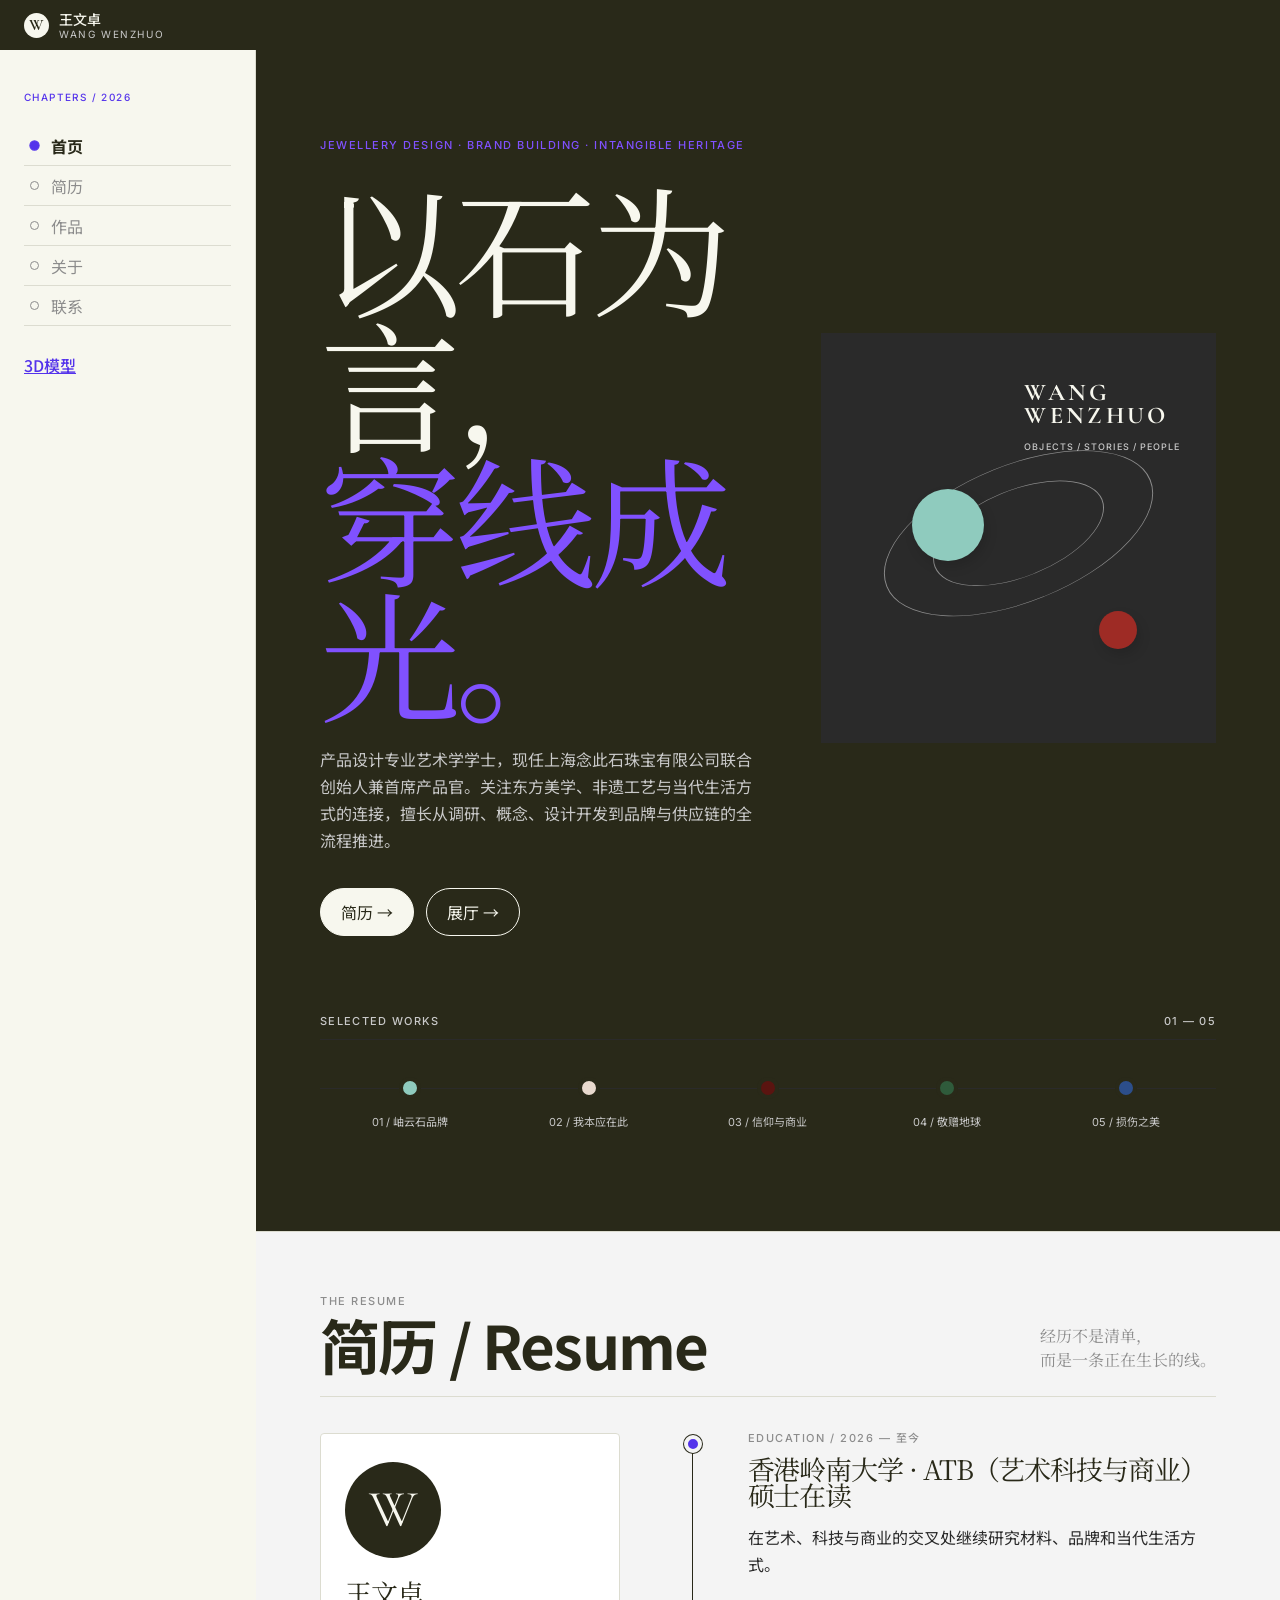
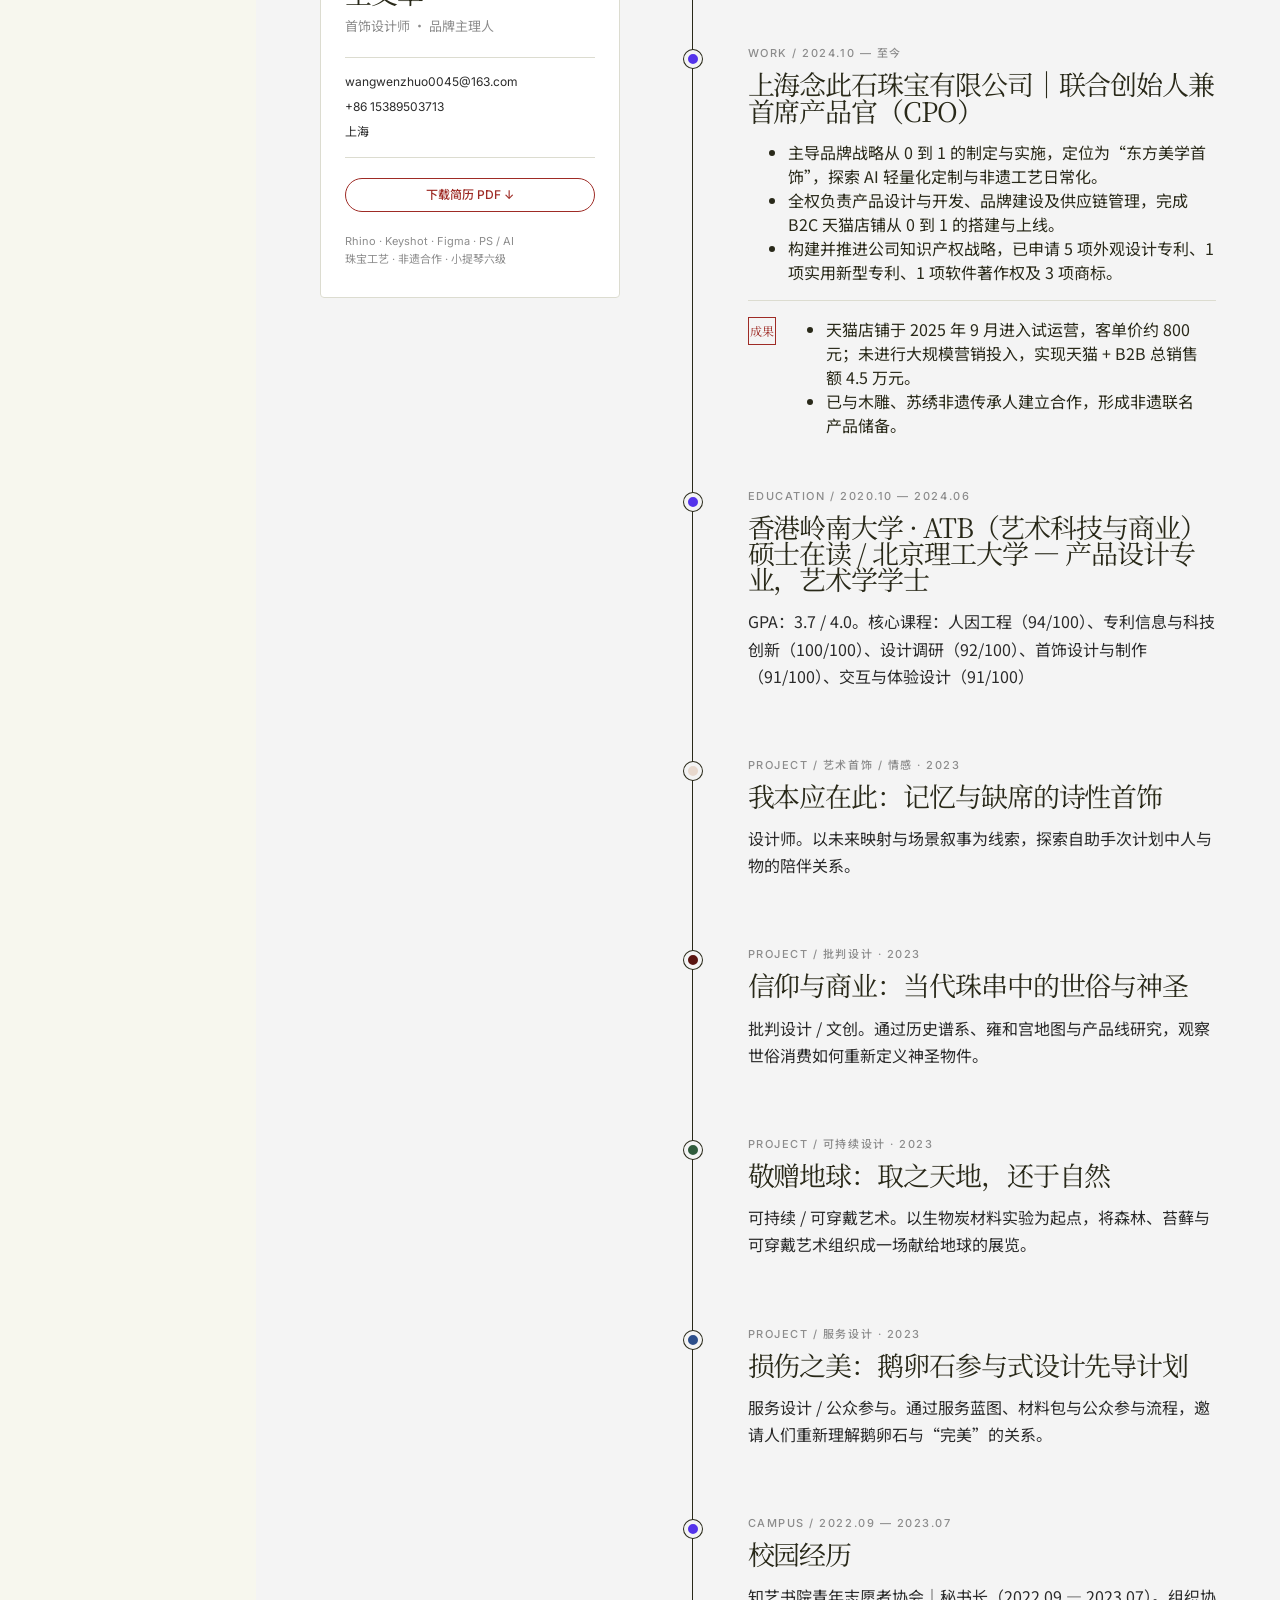
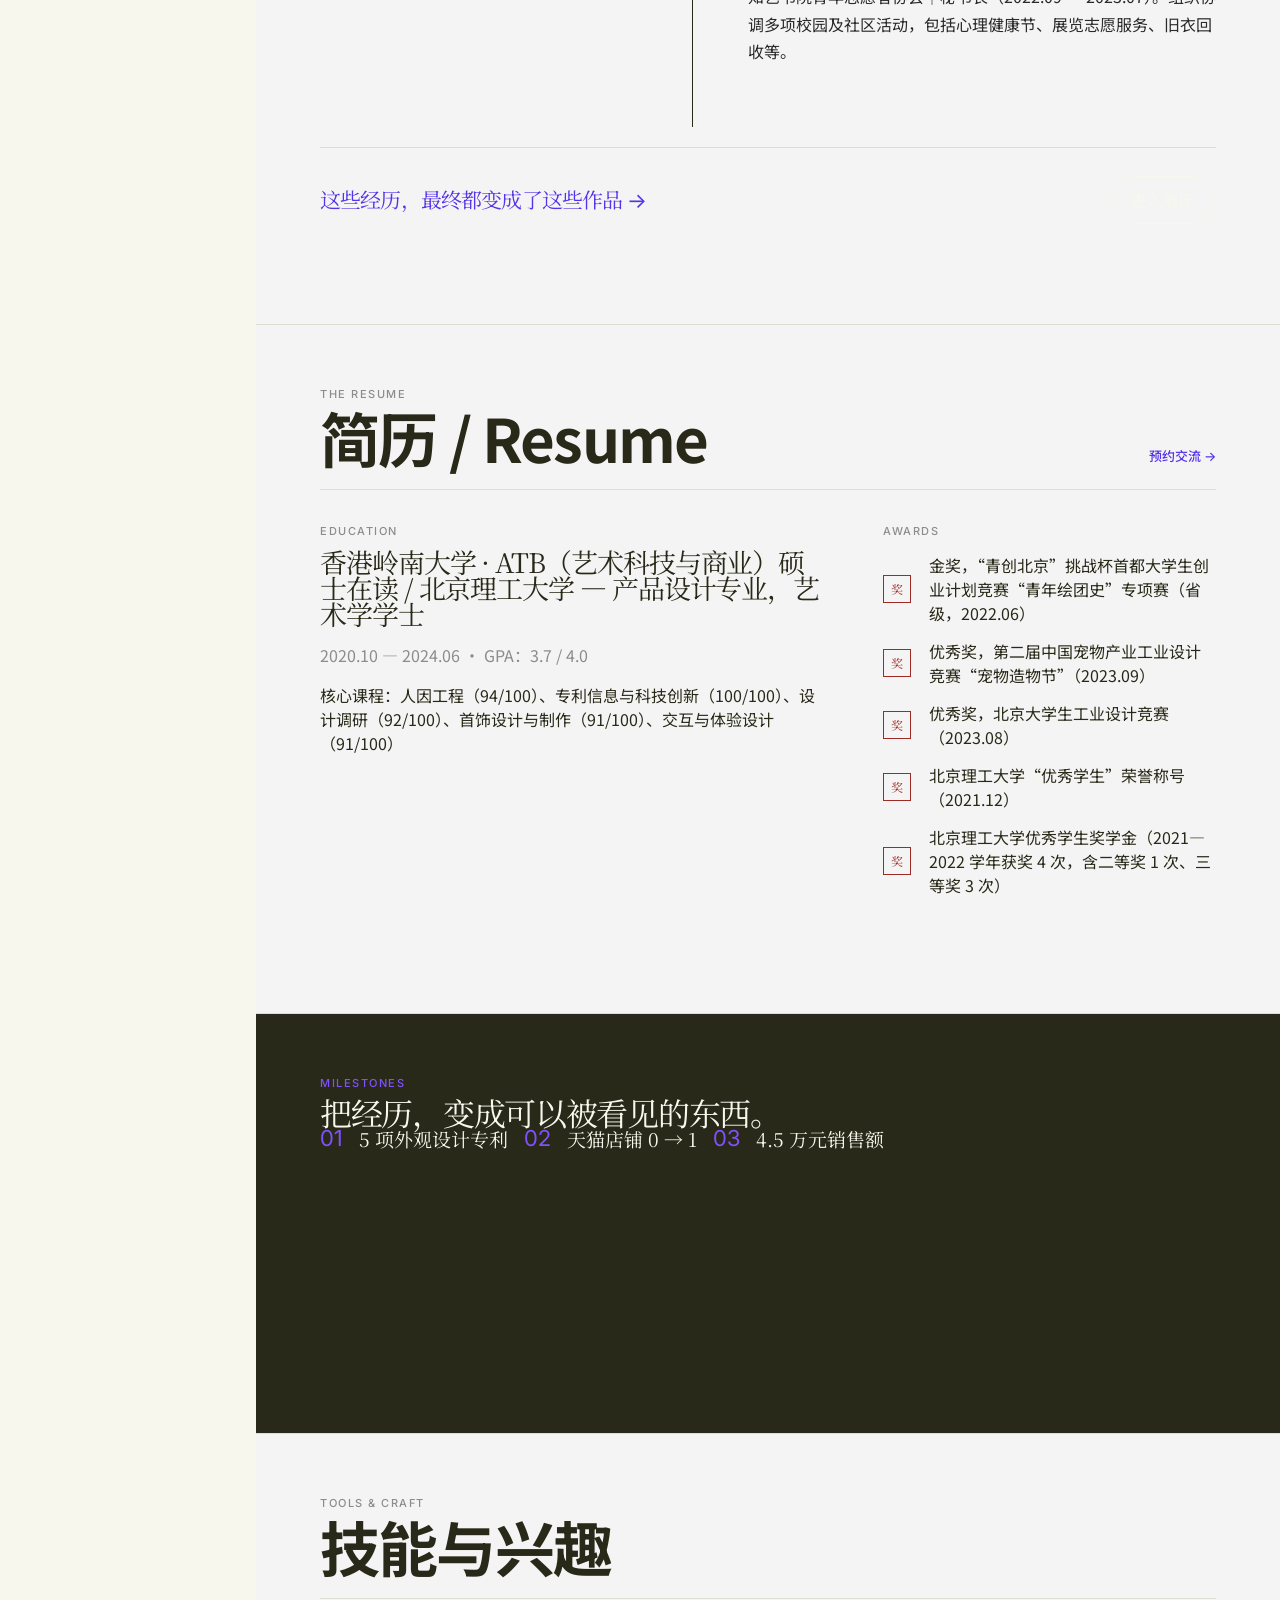
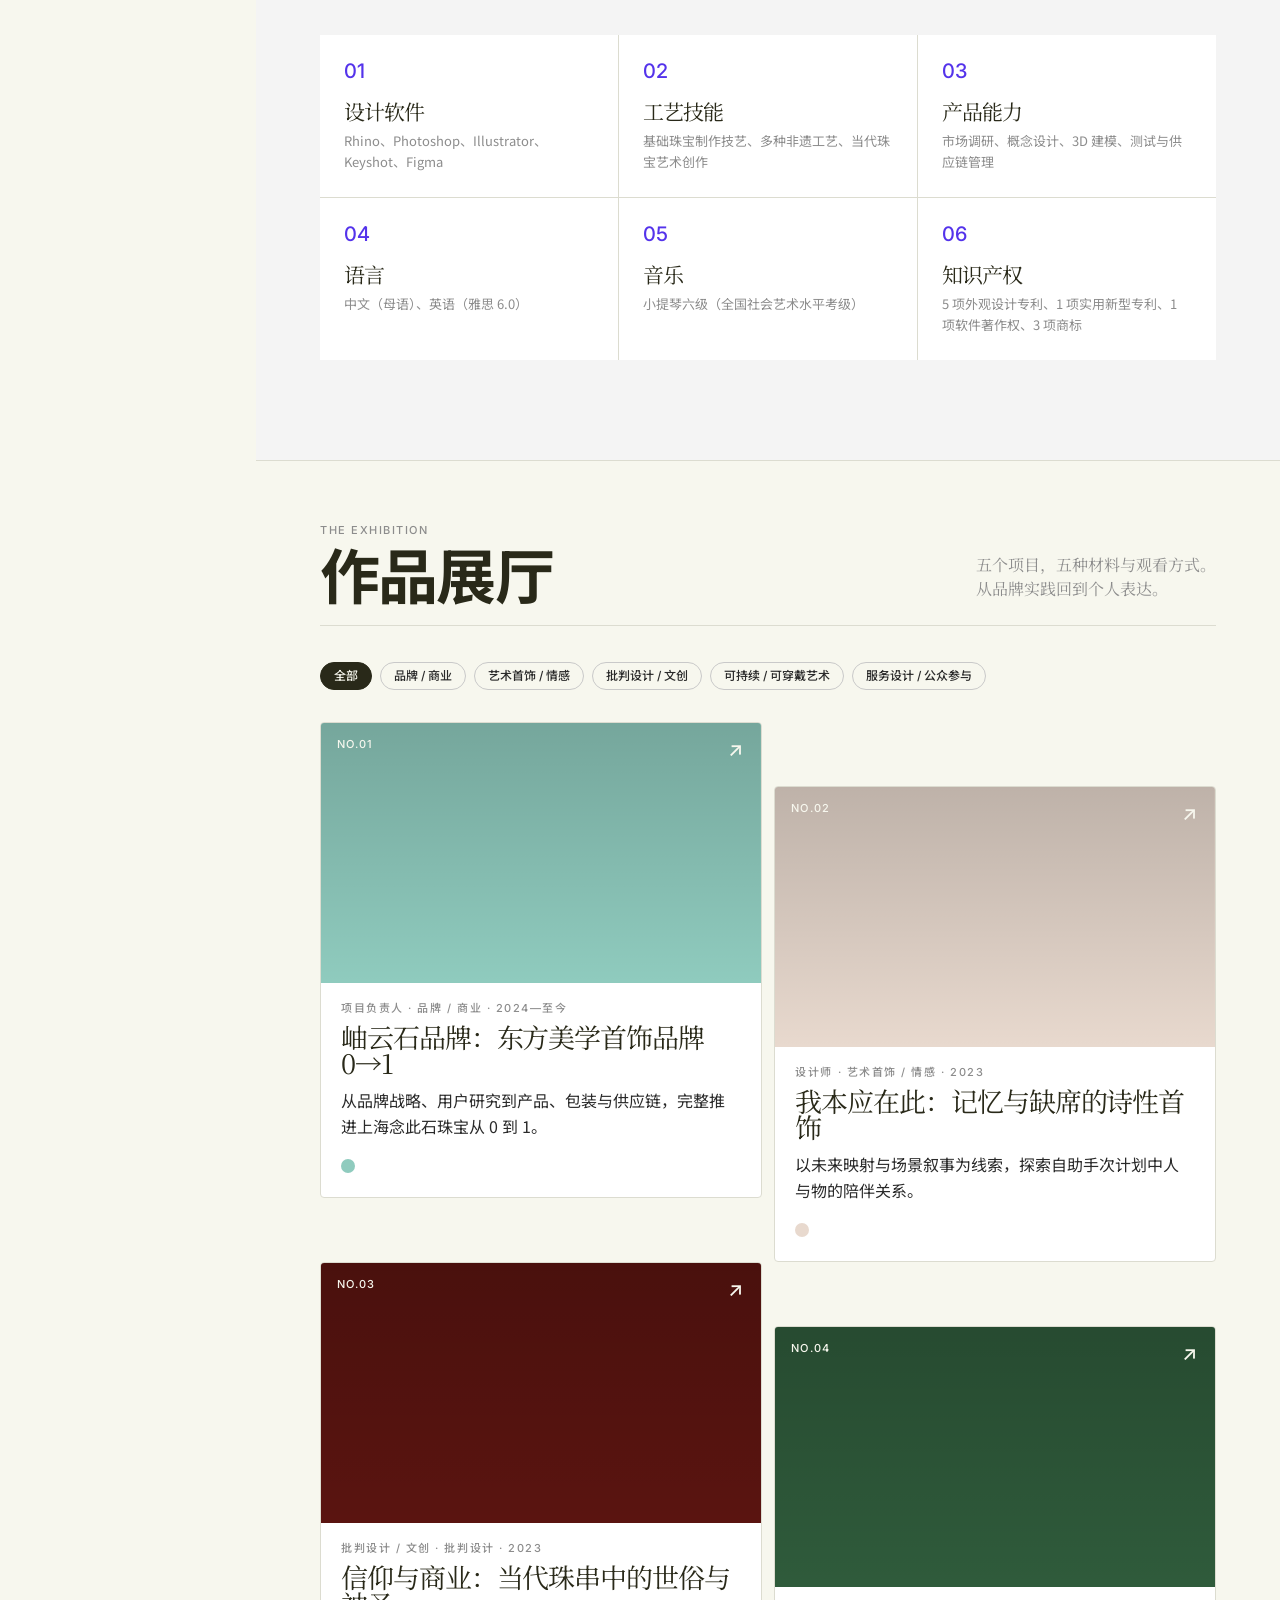
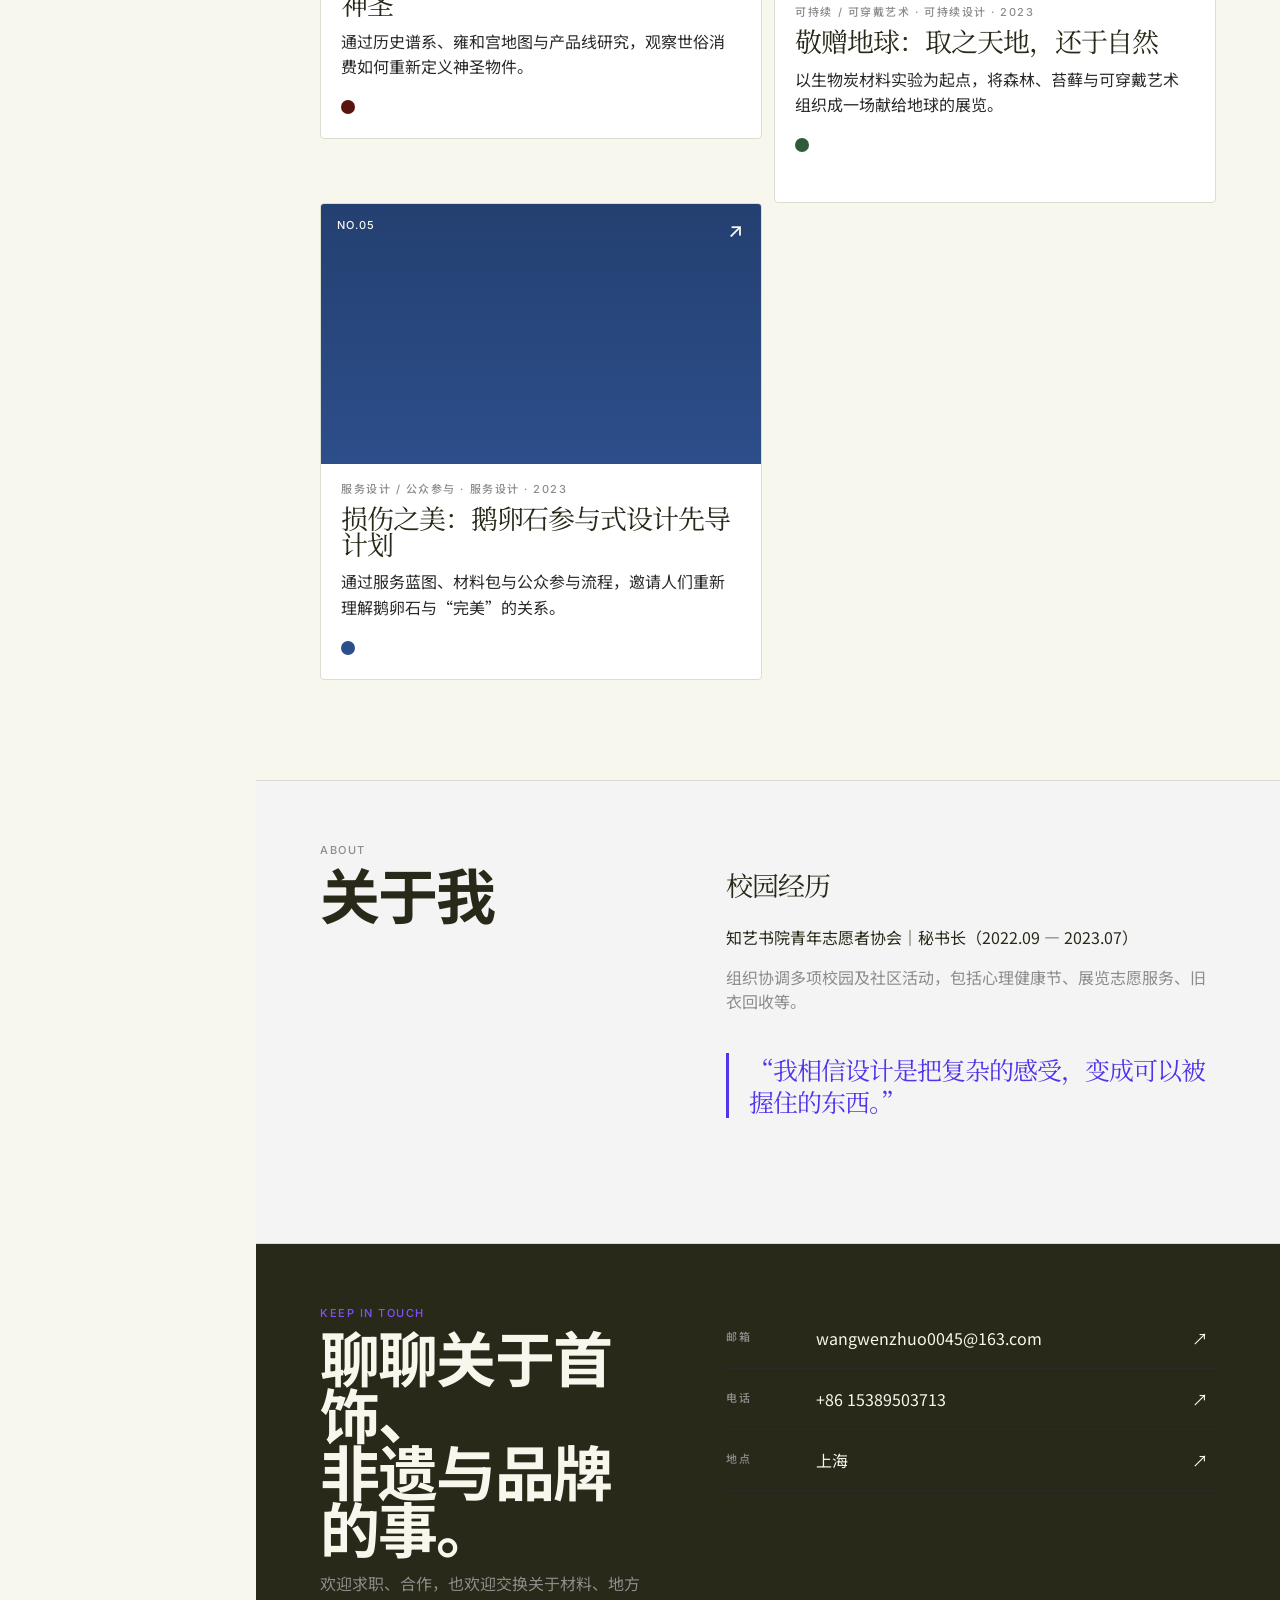
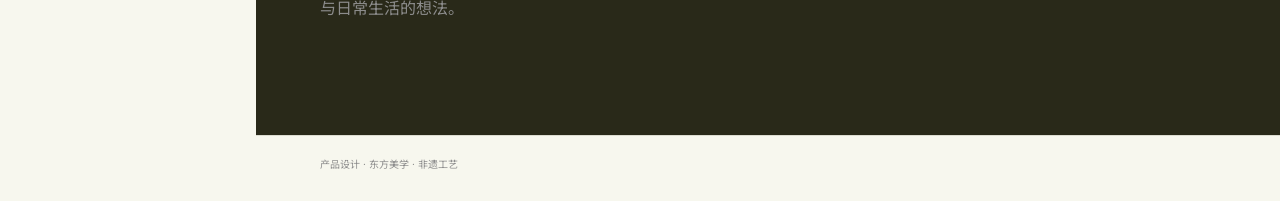
<file: index.html>
<!doctype html>
<html lang="zh-CN">
<head>
  <meta charset="utf-8" />
  <meta name="viewport" content="width=device-width,initial-scale=1" />
  <title>王文卓 · 个人作品集</title>
  <link rel="preconnect" href="https://fonts.googleapis.com">
  <link rel="preconnect" href="https://fonts.gstatic.com" crossorigin>
  <link href="https://fonts.googleapis.com/css2?family=Cormorant+Garamond:ital,wght@0,400;0,600;1,400&family=Inter:wght@400;500;700&family=Noto+Sans+SC:wght@300;400;500;700&family=Noto+Serif+SC:wght@400;600&display=swap" rel="stylesheet">
  <link rel="stylesheet" href="./styles.css">
</head>
<body>
  <div class="viewport">
    <header class="header">
      <a class="brand" href="#top" aria-label="回到首页">
        <span class="brand-mark" aria-hidden="true">W</span>
        <div class="meta">
          <h1 class="name" data-profile="name"></h1>
          <p class="brand-en">WANG WENZHUO</p>
        </div>
      </a>
      <nav class="nav" aria-label="主导航" data-navigation></nav>
    </header>

    <main class="container" id="main" data-content></main>

    <div id="detailModal" class="modal" aria-hidden="true">
      <div class="modal-panel" role="dialog" aria-modal="true">
        <button class="modal-close" aria-label="关闭">✕</button>
        <div class="modal-content"></div>
      </div>
    </div>

    <footer class="footer">
      <small data-profile="footer"></small>
    </footer>
  </div>

  <script src="./resume-data.js"></script>
  <script src="./script.js" defer></script>
</body>
</html>
</file>
<file: styles.css>
:root {
  --e-g1: #ffffff;
  --e-g2: #f4f4f4;
  --e-g3: #ececec;
  --e-g4: #c9c9c9;
  --e-g5: #8c8c8c;
  --e-g6: #2a2a2a;
  --e-g7: #000000;
  --e-dark: #292919;
  --e-light: #f7f7ee;
  --e-grey-light: #dcdcd0;
  --e-accent: #5433eb;
  --e-accent-bright: #8051ff;
  --seal: #9e2b25;
  --font-display: 'Noto Sans SC', 'PingFang SC', sans-serif;
  --font-ui: 'Inter', 'Noto Sans SC', sans-serif;
  --font-serif: 'Noto Serif SC', 'Songti SC', serif;
  --font-poetic: 'Cormorant Garamond', Georgia, serif;
  --display-xl: clamp(72px, 11vw, 176px);
  --h2-size: clamp(38px, 5vw, 60px);
  --h3-size: 32px;
  --body-size: 16px;
  --frame-topbar-h: 50px;
  --frame-rail-w: 256px;
  --frame-content-w: 1024px;
  --frame-gutter: 12.8px;
  --frame-rowgap: 64px;
  --frame-sticky-top: 110px;
  --frame-section-pb: 100px;
  --radius-none: 0;
  --radius-card: 4px;
  --radius-pill: 9999px;
  --shadow-card: 0 1px 3px rgba(0,0,0,.1), 0 1px 2px -1px rgba(0,0,0,.1);
  --shadow-float: 3px 6px 12px rgba(0,0,0,.13);
  --ease-standard: cubic-bezier(.4,0,.2,1);
  --ease-back: cubic-bezier(.34,1.56,.64,1);
  --dur-instant: .15s;
  --dur-quick: .3s;
  --dur-shift: .4s;
  --paper: var(--e-light);
  --ink: var(--e-dark);
  --ink-soft: var(--e-g5);
  --line: var(--e-grey-light);
  --teal: var(--e-accent);
  --serif: var(--font-serif);
  --sans: var(--font-display);
  --en: var(--font-poetic);
}

* { box-sizing: border-box; }
html { scroll-behavior: smooth; }
body {
  margin: 0;
  background: var(--e-light);
  color: var(--e-dark);
  font-family: var(--font-display);
  font-size: var(--body-size);
  line-height: 1.5;
  overflow-x: hidden;
}
a { color: inherit; }
button { font: inherit; }
:focus-visible { outline: 2px solid var(--e-accent); outline-offset: 3px; }

.viewport {
  width: min(var(--frame-content-w), calc(100% - var(--frame-rail-w)));
  margin: 0 0 0 var(--frame-rail-w);
  padding: var(--frame-topbar-h) 0 0;
}
.header {
  position: fixed;
  inset: 0 0 auto 0;
  z-index: 9999;
  height: var(--frame-topbar-h);
  display: flex;
  align-items: center;
  justify-content: space-between;
  padding: 0 24px;
  background: var(--e-dark);
  color: var(--e-light);
}
.brand { display: flex; align-items: center; gap: 10px; text-decoration: none; }
.brand-mark {
  display: grid;
  place-items: center;
  width: 25px;
  height: 25px;
  border-radius: 50%;
  background: var(--e-light);
  color: var(--e-dark);
  font: 700 16px var(--font-poetic);
}
.name { margin: 0; font: 500 14px/1 var(--font-display); letter-spacing: -.01em; }
.brand-en { margin: 3px 0 0; color: var(--e-g4); font: 400 10px/1 var(--font-ui); letter-spacing: .16em; }
.nav {
  position: fixed;
  left: 0;
  top: var(--frame-topbar-h);
  bottom: 0;
  width: var(--frame-rail-w);
  display: flex;
  flex-direction: column;
  align-items: stretch;
  gap: 0;
  padding: 42px 24px 28px;
  background: var(--e-light);
  border-right: 1px solid var(--e-grey-light);
  overflow-y: auto;
}
.nav::before {
  content: 'CHAPTERS / 2026';
  margin-bottom: 24px;
  color: var(--e-accent);
  font: 500 10px/1 var(--font-ui);
  letter-spacing: .14em;
}
.nav-btn {
  position: relative;
  display: flex;
  align-items: center;
  min-height: 40px;
  border: 0;
  border-bottom: 1px solid var(--e-grey-light);
  background: transparent;
  color: var(--e-g5);
  text-align: left;
  cursor: pointer;
  transition: color var(--dur-instant) var(--ease-standard), padding-left var(--dur-shift) var(--ease-back);
}
.nav-btn::before {
  content: '';
  width: 7px;
  height: 7px;
  margin-right: 12px;
  border: 1px solid currentColor;
  border-radius: 50%;
}
.nav-btn:hover { color: var(--e-dark); padding-left: 6px; }
.nav-btn.active { color: var(--e-dark); font-weight: 700; }
.nav-btn.active::before { background: var(--e-accent); border-color: var(--e-accent); transform: scale(1.15); }
.nav-btn:last-child { margin-top: 24px; border: 0; min-height: 30px; color: var(--e-accent); font-weight: 500; }
.nav-btn:last-child::before { display: none; }

.container { display: flex; flex-direction: column; gap: 0; padding: 0; }
.panel {
  position: relative;
  min-height: 420px;
  padding: 64px 64px var(--frame-section-pb);
  background: var(--e-light);
  border-top: 1px solid var(--e-grey-light);
  opacity: 1;
  transform: none;
  transition: opacity var(--dur-quick) var(--ease-standard), transform var(--dur-shift) var(--ease-back);
  scroll-margin-top: var(--frame-sticky-top);
}
.panel.in { opacity: 1; transform: none; }
.panel-inner { width: 100%; max-width: 896px; margin: auto; }
.hero-panel {
  min-height: calc(100vh - var(--frame-topbar-h));
  display: grid;
  align-items: center;
  padding-top: 90px;
  background: var(--e-dark);
  color: var(--e-light);
  border-top: 0;
}
.hero-panel .panel-inner { max-width: 100%; }
.eyebrow, .specimen {
  margin: 0;
  color: var(--e-g5);
  font: 500 11px/1 var(--font-ui);
  letter-spacing: .14em;
  text-transform: uppercase;
}
.hero-panel .eyebrow { color: var(--e-accent-bright); }
.hero-grid { display: grid; grid-template-columns: 1.05fr .95fr; gap: 64px; align-items: center; }
.hero-title {
  max-width: 720px;
  margin: 28px 0 26px;
  font: 400 var(--display-xl)/.96 var(--font-serif);
  letter-spacing: -.04em;
}
.hero-title em { color: var(--e-accent-bright); font-style: normal; }
.lead { max-width: 560px; color: var(--e-g4); font-size: 16px; line-height: 1.7; }
.hero-actions { display: flex; gap: 12px; margin-top: 34px; }
.action {
  min-height: 44px;
  padding: 11px 20px;
  border: 1px solid var(--e-light);
  border-radius: var(--radius-pill);
  cursor: pointer;
  transition: color var(--dur-instant) var(--ease-standard), background-color var(--dur-instant) var(--ease-standard), transform var(--dur-shift) var(--ease-back);
}
.action:hover { transform: translateY(-4px); }
.action-primary { background: var(--e-light); color: var(--e-dark); }
.action-secondary { background: transparent; color: var(--e-light); }
.action-secondary:hover { background: var(--e-light); color: var(--e-dark); }
.hero-art {
  position: relative;
  min-height: 410px;
  background: var(--e-g6);
  overflow: hidden;
}
.hero-orbit { position: absolute; width: 72%; aspect-ratio: 1; top: 14%; left: 14%; border: 1px solid var(--e-g5); border-radius: 50%; transform: rotate(-22deg) scaleY(.48); }
.hero-orbit::after { content: ''; position: absolute; inset: 18%; border: 1px solid var(--e-g5); border-radius: 50%; }
.hero-bead { position: absolute; width: 72px; aspect-ratio: 1; border-radius: 50%; box-shadow: var(--shadow-float); }
.hero-bead-a { top: 38%; left: 23%; background: #8fcbbe; }
.hero-bead-b { right: 20%; bottom: 23%; width: 38px; background: var(--seal); }
.hero-caption { position: absolute; top: 12%; right: 9%; color: var(--e-light); font: 700 24px/.95 var(--font-poetic); letter-spacing: .14em; }
.hero-caption small { display: block; margin-top: 14px; color: var(--e-g4); font: 500 9px/1 var(--font-ui); letter-spacing: .12em; }

.bead-nav-wrap { margin-top: 80px; }
.section-line { display: flex; justify-content: space-between; padding-bottom: 12px; border-bottom: 1px solid var(--e-g6); color: var(--e-g4); font: 500 11px/1 var(--font-ui); letter-spacing: .12em; text-transform: uppercase; }
.bead-nav { display: grid; grid-template-columns: repeat(5, 1fr); position: relative; padding: 36px 0 0; }
.bead-nav::before { content: ''; position: absolute; top: 48px; left: 0; right: 0; border-top: 1px solid var(--e-g6); }
.bead-link { position: relative; border: 0; background: none; color: var(--e-g4); cursor: pointer; text-align: center; }
.bead-dot, .card-bead { display: block; position: relative; z-index: 1; width: 22px; height: 22px; margin: auto; border: 4px solid var(--e-dark); border-radius: 50%; background: var(--project); transform: translate(var(--push-x, 0), var(--push-y, 0)); transition: transform var(--dur-shift) var(--ease-back); }
.bead-link:hover .bead-dot { transform: translateY(-8px) scale(1.15); }
.bead-label { display: block; margin-top: 16px; font: 400 11px/1.3 var(--font-ui); }

.section-heading { display: flex; justify-content: space-between; align-items: end; gap: 32px; padding-bottom: 24px; margin-bottom: 36px; border-bottom: 1px solid var(--e-grey-light); }
.section-heading h2, .mini-heading h2, .about-grid h2, .contact-grid h2 { margin: 8px 0 0; font: 700 var(--h2-size)/.95 var(--font-display); letter-spacing: -.03em; }
.section-note { margin: 0; color: var(--e-g5); font-family: var(--font-serif); line-height: 1.5; }
.filter-row { display: flex; flex-wrap: wrap; gap: 8px; margin-bottom: 32px; }
.filter-btn { padding: 7px 13px; border: 1px solid var(--e-g4); border-radius: var(--radius-pill); background: transparent; color: var(--e-g6); font: 500 12px/1 var(--font-ui); cursor: pointer; transition: color var(--dur-instant) var(--ease-standard), background-color var(--dur-instant) var(--ease-standard), border-color var(--dur-instant) var(--ease-standard); }
.filter-btn.active, .filter-btn:hover { border-color: var(--e-dark); background: var(--e-dark); color: var(--e-light); }
.proj-grid { display: grid; grid-template-columns: repeat(2, minmax(0, 1fr)); gap: var(--frame-rowgap) var(--frame-gutter); }
.proj-card { overflow: hidden; background: var(--e-g1); border: 1px solid var(--e-grey-light); border-radius: var(--radius-card); cursor: pointer; transition: transform var(--dur-shift) var(--ease-back), box-shadow var(--dur-shift) var(--ease-back); }
.proj-card:nth-child(even) { transform: translateY(64px); }
.proj-card:hover { transform: translateY(-4px); box-shadow: var(--shadow-float); }
.proj-card:nth-child(even):hover { transform: translateY(60px); }
.project-image { position: relative; height: 260px; background-color: var(--project); background-image: linear-gradient(to bottom, rgba(0,0,0,.18), transparent), var(--image); background-size: cover; background-position: center; }
.project-index, .project-open { position: absolute; top: 16px; color: var(--e-light); font: 500 11px/1 var(--font-ui); letter-spacing: .1em; }
.project-index { left: 16px; }.project-open { right: 16px; font-size: 20px; }
.project-card-body { padding: 20px 20px 24px; }
.project-card-body h3 { margin: 10px 0 12px; font: 400 27px/.97 var(--font-serif); letter-spacing: -.04em; }
.project-card-body p:not(.specimen) { margin: 0; color: var(--e-g6); line-height: 1.6; }
.card-bead { width: 14px; height: 14px; margin: 20px 0 0; border: 0; }
.wide-panel { background: var(--e-g2); }
.resume-layout { display: grid; grid-template-columns: minmax(220px, .72fr) minmax(0, 1.28fr); gap: 64px; align-items: start; }
.profile-card { position: sticky; top: var(--frame-sticky-top); padding: 28px 24px; background: var(--e-g1); border: 1px solid var(--e-grey-light); border-radius: var(--radius-card); }
.profile-orb { display: grid; place-items: center; width: 96px; height: 96px; margin-bottom: 22px; border-radius: 50%; background: var(--e-dark); color: var(--e-light); font: 400 52px/.8 var(--font-poetic); }
.profile-card h3 { margin: 0; font: 400 27px/.97 var(--font-serif); letter-spacing: -.04em; }
.profile-role { margin: 10px 0 22px; color: var(--e-g5); font-size: 13px; }
.profile-contact { display: grid; gap: 8px; padding: 16px 0; border-top: 1px solid var(--e-grey-light); border-bottom: 1px solid var(--e-grey-light); }
.profile-contact a { color: var(--e-g6); font: 400 12px/1.4 var(--font-ui); text-decoration: none; overflow-wrap: anywhere; }
.profile-contact a:hover { color: var(--e-accent); }
.resume-download { display: block; margin: 20px 0; padding: 10px 14px; border: 1px solid var(--seal); border-radius: var(--radius-pill); color: var(--seal); font: 500 12px/1 var(--font-ui); text-align: center; text-decoration: none; transition: color var(--dur-instant) var(--ease-standard), background-color var(--dur-instant) var(--ease-standard); }
.resume-download:hover { background: var(--seal); color: var(--e-light); }
.profile-skills { margin: 0; color: var(--e-g5); font: 400 11px/1.7 var(--font-ui); }
.resume-timeline { position: relative; padding-left: 36px; }
.resume-timeline .timeline-line { left: 8px; top: 8px; bottom: 8px; border-color: var(--e-dark); }
.resume-entry { position: relative; padding: 0 0 54px 28px; opacity: 0; transform: translateY(24px); transition: opacity var(--dur-quick) var(--ease-standard) var(--reveal-delay, 0ms), transform var(--dur-shift) var(--ease-back) var(--reveal-delay, 0ms); }
.resume-entry.in { opacity: 1; transform: none; }
.resume-bead { position: absolute; top: 2px; left: -36px; width: 18px; height: 18px; border: 4px solid var(--e-g2); border-radius: 50%; background: var(--entry-color, var(--e-accent)); box-shadow: 0 0 0 1px var(--e-dark); transition: transform var(--dur-shift) var(--ease-back); }
.resume-entry:hover .resume-bead { transform: translateX(8px) scale(1.15); }
.resume-entry h3 { max-width: 560px; margin: 12px 0 14px; font: 400 27px/.97 var(--font-serif); letter-spacing: -.04em; }
.resume-detail { max-width: 620px; color: var(--e-g6); line-height: 1.7; }
.resume-transition { display: flex; align-items: center; justify-content: space-between; gap: 24px; margin-top: 12px; padding: 28px 0 0; border-top: 1px solid var(--e-grey-light); }
.resume-transition p { margin: 0; color: var(--e-accent); font: 400 21px/1.3 var(--font-serif); letter-spacing: -.04em; }
.resume-transition p span { font-family: var(--font-ui); }
.timeline { position: relative; padding-left: 28px; }
.timeline-line { position: absolute; top: 8px; bottom: 8px; left: 5px; border-left: 1px solid var(--e-g4); }
.job { position: relative; padding: 0 0 40px 24px; }
.job::before { content: ''; position: absolute; top: 3px; left: -28px; width: 11px; height: 11px; border: 4px solid var(--e-g2); border-radius: 50%; background: var(--e-accent); }
.job h3 { margin: 10px 0 14px; font: 400 27px/.97 var(--font-serif); letter-spacing: -.04em; }
.job ul { margin: 0 0 20px; padding-left: 20px; color: var(--e-g6); }.job li { margin: 7px 0; }
.results { padding-top: 16px; border-top: 1px solid var(--e-grey-light); }.seal { display: inline-grid; place-items: center; min-width: 28px; height: 28px; margin-right: 10px; border: 1px solid var(--seal); color: var(--seal); font: 400 12px var(--font-serif); }
.results ul { display: inline-block; vertical-align: top; max-width: calc(100% - 46px); margin: 0; }
.resume-grid { display: grid; grid-template-columns: 1.2fr .8fr; gap: 64px; }.resume-grid h3 { margin: 12px 0; font: 400 27px/.97 var(--font-serif); letter-spacing: -.04em; }.muted { color: var(--e-g5); }
.awards-list { padding: 0; list-style: none; }.awards-list li { display: flex; align-items: center; gap: 8px; margin: 14px 0; }.awards-list .seal { flex: none; }
.milestone-panel { background: var(--e-dark); color: var(--e-light); }.milestone-panel .eyebrow { color: var(--e-accent-bright); }.milestone-panel h2 { font: 400 32px/.95 var(--font-serif); letter-spacing: -.04em; }.milestone-row { display: flex; flex-wrap: wrap; align-items: center; gap: 16px; color: var(--e-g4); }.milestone-row span { color: var(--e-accent-bright); font: 400 22px/1 var(--font-ui); }.milestone-row strong { color: var(--e-light); font: 400 19px/1 var(--font-serif); }
.skills-grid { display: grid; grid-template-columns: repeat(3, minmax(0, 1fr)); gap: 1px; background: var(--e-grey-light); }.skill-card { min-height: 150px; padding: 24px; background: var(--e-g1); }.skill-no { color: var(--e-accent); font: 500 20px/1 var(--font-ui); }.skill-card strong, .skill-card span:last-child { display: block; }.skill-card strong { margin: 18px 0 10px; font: 400 21px/.97 var(--font-serif); letter-spacing: -.04em; }.skill-card span:last-child { color: var(--e-g5); font-size: 13px; line-height: 1.6; }
.about-grid, .contact-grid { display: grid; grid-template-columns: .8fr 1.2fr; gap: 80px; align-items: start; }.about-grid h3 { font: 400 27px/.97 var(--font-serif); letter-spacing: -.04em; }.about-quote { margin-top: 40px; padding-left: 20px; border-left: 3px solid var(--e-accent); color: var(--e-accent); font: 400 25px/1.3 var(--font-serif); letter-spacing: -.04em; }.contact-panel { background: var(--e-dark); color: var(--e-light); }.contact-panel .eyebrow { color: var(--e-accent-bright); }.contact-grid h2 { color: var(--e-light); }.contact-list a { display: grid; grid-template-columns: 90px 1fr 24px; align-items: center; padding: 18px 0; border-bottom: 1px solid var(--e-g6); text-decoration: none; }.contact-list a strong { font-weight: 400; }.contact-list a:hover strong { color: var(--e-accent-bright); }.text-link { color: var(--e-accent); text-decoration: none; font: 500 13px var(--font-ui); }
.footer { display: flex; justify-content: space-between; padding: 20px 64px 30px; border-top: 1px solid var(--e-grey-light); color: var(--e-g5); font: 12px var(--font-ui); }
.modal { position: fixed; inset: 0; z-index: 20; display: grid; place-items: center; padding: 24px; background: rgba(41,41,25,.72); opacity: 0; pointer-events: none; transition: opacity var(--dur-quick) var(--ease-standard); }.modal[aria-hidden="false"] { opacity: 1; pointer-events: auto; }.modal-panel { position: relative; width: min(620px, 100%); padding: 44px; background: var(--e-light); border: 1px solid var(--e-dark); border-radius: var(--radius-card); box-shadow: var(--shadow-float); }.modal-close { position: absolute; top: 12px; right: 16px; border: 0; background: transparent; color: var(--e-g5); font-size: 22px; cursor: pointer; }.modal-content h3 { margin: 10px 0; font: 400 34px/.97 var(--font-serif); letter-spacing: -.04em; }.modal-subtitle { color: var(--e-accent); font: 400 20px/1.3 var(--font-serif); }.modal-meta { display: flex; flex-wrap: wrap; gap: 18px; padding-top: 14px; border-top: 1px solid var(--e-grey-light); color: var(--e-g5); font-size: 13px; }
[hidden] { display: none !important; }
@media (max-width: 900px) { :root { --frame-rail-w: 0px; } .viewport { width: 100%; margin: 0; } .nav { position: fixed; top: var(--frame-topbar-h); left: 0; right: 0; bottom: auto; width: 100%; height: 48px; flex-direction: row; align-items: center; gap: 4px; padding: 0 16px; overflow-x: auto; border-right: 0; border-bottom: 1px solid var(--e-grey-light); z-index: 9998; }.nav::before { display: none; }.nav-btn { min-height: 30px; padding: 0 10px; border: 0; white-space: nowrap; }.nav-btn::before { display: none; }.nav-btn:last-child { margin: 0; }.container { padding-top: 48px; } }
@media (max-width: 760px) { .header { padding: 0 16px; }.panel { padding: 48px 22px var(--frame-section-pb); }.hero-panel { min-height: calc(100vh - 98px); padding-top: 72px; }.hero-grid, .resume-grid, .about-grid, .contact-grid, .resume-layout { grid-template-columns: 1fr; gap: 32px; }.profile-card { position: relative; top: auto; }.hero-art { min-height: 280px; }.hero-title { font-size: clamp(54px, 16vw, 90px); }.bead-nav-wrap { overflow-x: auto; padding-bottom: 8px; }.bead-nav { min-width: 650px; }.section-heading { display: block; }.section-note { margin-top: 16px; }.proj-grid { grid-template-columns: 1fr; row-gap: 40px; }.proj-card:nth-child(even), .proj-card:nth-child(even):hover { transform: none; }.project-image { height: 230px; }.skills-grid { grid-template-columns: 1fr 1fr; }.resume-transition { align-items: flex-start; flex-direction: column; }.footer { padding-inline: 22px; }.contact-list a { grid-template-columns: 74px 1fr 20px; }.modal-panel { padding: 38px 24px; } }
@media (prefers-reduced-motion: reduce) { *, *::before, *::after { scroll-behavior: auto !important; transition: none !important; } }
</file>
